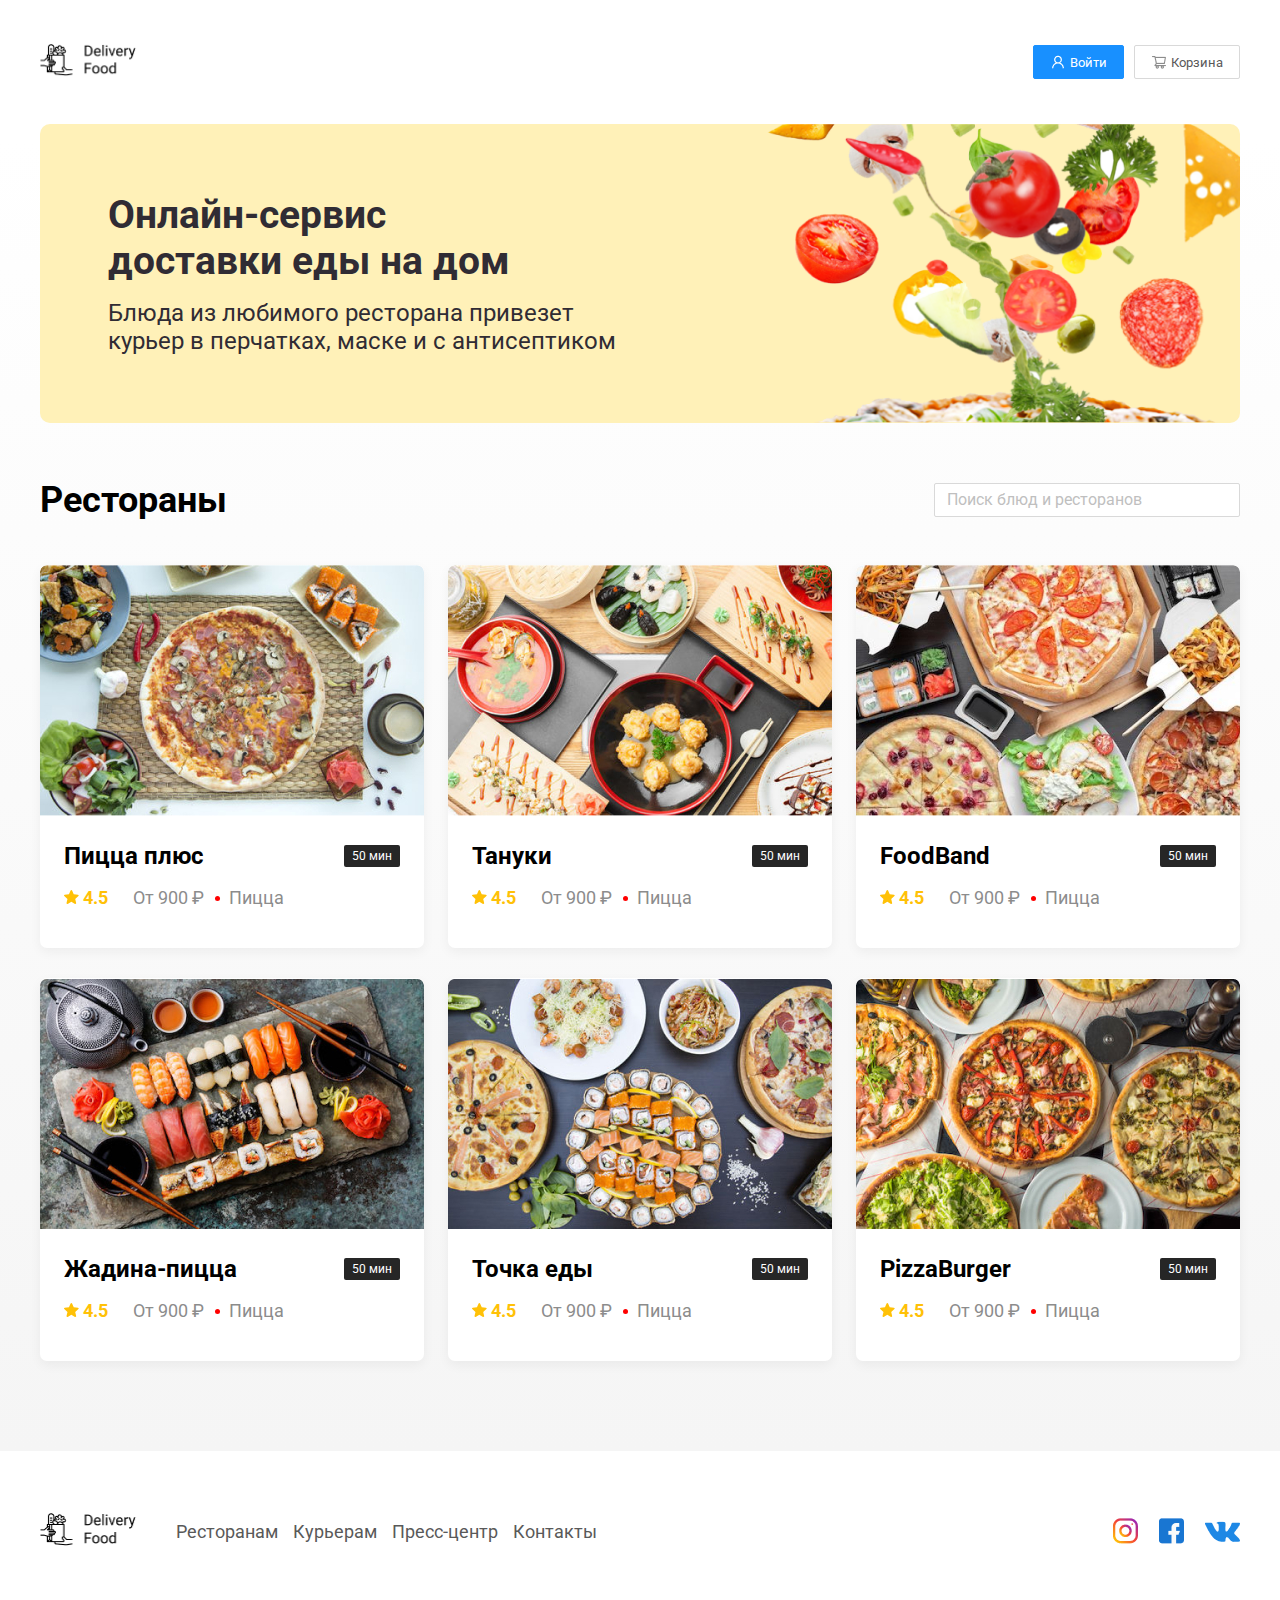
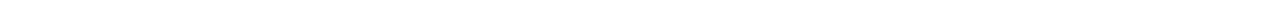
<file: index.html>
<!DOCTYPE html>
<html lang="ru">
  <head>
    <meta charset="UTF-8" />
    <meta name="viewport" content="width=device-width, initial-scale=1.0" />
    <link rel="preconnect" href="https://fonts.googleapis.com" />
    <link rel="preconnect" href="https://fonts.gstatic.com" crossorigin />
    <link
      href="https://fonts.googleapis.com/css2?family=Roboto:wght@400;700&display=swap"
      rel="stylesheet"
    />
    <link rel="stylesheet" href="style.css" />
    <title>Delivery Food</title>
  </head>
  <body>
    <div class="page-wrapper">
      <header class="header">
        <div class="container">
          <div class="header-box">
            <a href="./index.html" class="header-logo logo">
              <img src="./images/logo.png" alt="logo" />
            </a>
            <div class="header-controls">
              <button class="btn btn-primary">
                <img src="./images/icons/user.png" alt="user" />
                Войти
              </button>
              <button class="btn btn-outline">
                <img src="./images/icons/shopping-cart.png" alt="user" />
                Корзина
              </button>
            </div>
          </div>
        </div>
      </header>

      <main class="main">
        <section class="banner">
          <div class="container">
            <div class="banner-item">
              <h2 class="banner-item--title">
                Онлайн-сервис <br />доставки еды на дом
              </h2>
              <p class="banner-item--subtitle">
                Блюда из любимого ресторана привезет курьер в перчатках, маске и
                с антисептиком
              </p>
            </div>
          </div>
        </section>

        <section class="products">
          <div class="container">
            <div class="products-header">
              <h3 class="products-header--title">Рестораны</h3>

              <input
                type="text"
                class="products-header--search"
                placeholder="Поиск блюд и ресторанов"
              />
            </div>

            <div class="products-wrapper">
              <a href="./goods.html" class="products-card">
                <div class="products-card__image">
                  <img src="./images/rests/rest-1.jpg" alt="rest-1" />
                </div>
                <div class="products-card__description">
                  <div class="products-card__description-row">
                    <h4 class="products-card__description--title">
                      Пицца плюс
                    </h4>
                    <div class="products-card__description--badge">50 мин</div>
                  </div>
                  <div class="products-card__description-row">
                    <div class="products-card__description-info">
                      <div class="products-card__description-info--raiting">
                        <img src="./images/icons/star.svg" alt="star" />
                        4.5
                      </div>
                      <div class="products-card__description-info--price">
                        От 900 ₽
                      </div>
                      <div class="products-card__description-info--group">
                        Пицца
                      </div>
                    </div>
                  </div>
                </div>
              </a>
              <a href="./goods.html" class="products-card">
                <div class="products-card__image">
                  <img src="./images/rests/rest-2.jpg" alt="rest-2" />
                </div>
                <div class="products-card__description">
                  <div class="products-card__description-row">
                    <h4 class="products-card__description--title">Тануки</h4>
                    <div class="products-card__description--badge">50 мин</div>
                  </div>
                  <div class="products-card__description-row">
                    <div class="products-card__description-info">
                      <div class="products-card__description-info--raiting">
                        <img src="./images/icons/star.svg" alt="star" />
                        4.5
                      </div>
                      <div class="products-card__description-info--price">
                        От 900 ₽
                      </div>
                      <div class="products-card__description-info--group">
                        Пицца
                      </div>
                    </div>
                  </div>
                </div>
              </a>
              <a href="./goods.html" class="products-card">
                <div class="products-card__image">
                  <img src="./images/rests/rest-3.jpg" alt="rest-3" />
                </div>
                <div class="products-card__description">
                  <div class="products-card__description-row">
                    <h4 class="products-card__description--title">FoodBand</h4>
                    <div class="products-card__description--badge">50 мин</div>
                  </div>
                  <div class="products-card__description-row">
                    <div class="products-card__description-info">
                      <div class="products-card__description-info--raiting">
                        <img src="./images/icons/star.svg" alt="star" />
                        4.5
                      </div>
                      <div class="products-card__description-info--price">
                        От 900 ₽
                      </div>
                      <div class="products-card__description-info--group">
                        Пицца
                      </div>
                    </div>
                  </div>
                </div>
              </a>
              <a href="./goods.html" class="products-card">
                <div class="products-card__image">
                  <img src="./images/rests/rest-4.jpg" alt="rest-4" />
                </div>
                <div class="products-card__description">
                  <div class="products-card__description-row">
                    <h4 class="products-card__description--title">
                      Жадина-пицца
                    </h4>
                    <div class="products-card__description--badge">50 мин</div>
                  </div>
                  <div class="products-card__description-row">
                    <div class="products-card__description-info">
                      <div class="products-card__description-info--raiting">
                        <img src="./images/icons/star.svg" alt="star" />
                        4.5
                      </div>
                      <div class="products-card__description-info--price">
                        От 900 ₽
                      </div>
                      <div class="products-card__description-info--group">
                        Пицца
                      </div>
                    </div>
                  </div>
                </div>
              </a>
              <a href="./goods.html" class="products-card">
                <div class="products-card__image">
                  <img src="./images/rests/rest-5.jpg" alt="rest-5" />
                </div>
                <div class="products-card__description">
                  <div class="products-card__description-row">
                    <h4 class="products-card__description--title">Точка еды</h4>
                    <div class="products-card__description--badge">50 мин</div>
                  </div>
                  <div class="products-card__description-row">
                    <div class="products-card__description-info">
                      <div class="products-card__description-info--raiting">
                        <img src="./images/icons/star.svg" alt="star" />
                        4.5
                      </div>
                      <div class="products-card__description-info--price">
                        От 900 ₽
                      </div>
                      <div class="products-card__description-info--group">
                        Пицца
                      </div>
                    </div>
                  </div>
                </div>
              </a>
              <a href="./goods.html" class="products-card">
                <div class="products-card__image">
                  <img src="./images/rests/rest-6.jpg" alt="rest-6" />
                </div>
                <div class="products-card__description">
                  <div class="products-card__description-row">
                    <h4 class="products-card__description--title">
                      PizzaBurger
                    </h4>
                    <div class="products-card__description--badge">50 мин</div>
                  </div>
                  <div class="products-card__description-row">
                    <div class="products-card__description-info">
                      <div class="products-card__description-info--raiting">
                        <img src="./images/icons/star.svg" alt="star" />
                        4.5
                      </div>
                      <div class="products-card__description-info--price">
                        От 900 ₽
                      </div>
                      <div class="products-card__description-info--group">
                        Пицца
                      </div>
                    </div>
                  </div>
                </div>
              </a>
            </div>
          </div>
        </section>
      </main>

      <div class="cart-modal__overlay">
        <div class="cart-modal">
          <div class="cart-modal__header">
            <h2 class="cart-modal__header--title">Корзина</h2>
            <span class="cart-modal__header--close">
              <img src="./images/icons/close.svg" alt="close" />
            </span>
          </div>
          <div class="cart-modal__body">
            <div class="cart-item">
              <p class="cart-item__title">Ролл угорь стандарт</p>
              <div class="cart-item__controls">
                <div class="cart-item__controls--price">250 ₽</div>
                <button class="btn btn-outline">-</button>
                <div class="cart-item__controls--count">1</div>
                <button class="btn btn-outline">+</button>
              </div>
            </div>
            <div class="cart-item">
                <p class="cart-item__title">Ролл угорь стандарт</p>
                <div class="cart-item__controls">
                  <div class="cart-item__controls--price">250 ₽</div>
                  <button class="btn btn-outline">-</button>
                  <div class="cart-item__controls--count">1</div>
                  <button class="btn btn-outline">+</button>
                </div>
              </div>
              <div class="cart-item">
                <p class="cart-item__title">Ролл угорь стандарт</p>
                <div class="cart-item__controls">
                  <div class="cart-item__controls--price">250 ₽</div>
                  <button class="btn btn-outline">-</button>
                  <div class="cart-item__controls--count">1</div>
                  <button class="btn btn-outline">+</button>
                </div>
              </div>
          </div>

          <div class="cart-modal__footer">
            <div class="cart-modal__footer--price">1250 ₽</div>
            <div class="cart-modal__footer--controls">
              <button class="btn btn-primary">Оформить заказ</button>
              <button class="btn btn-outline">Отмена</button>
            </div>
          </div>
        </div>
      </div>

      <footer class="footer">
        <div class="container">
          <div class="footer-box">
            <a href="./index.html" class="footer-logo logo">
              <img src="./images/logo.png" alt="logo" />
            </a>
            <div class="footer-nav">
              <ul>
                <li>Ресторанам</li>
                <li>Курьерам</li>
                <li>Пресс-центр</li>
                <li>Контакты</li>
              </ul>
            </div>
            <div class="footer-social">
              <img src="./images/social/INST.png" alt="INST" />
              <img src="./images/social/FB.png" alt="FB" />
              <img src="./images/social/VK.png" alt="VK" />
            </div>
          </div>
        </div>
      </footer>
    </div>
  </body>
</html>
</file>
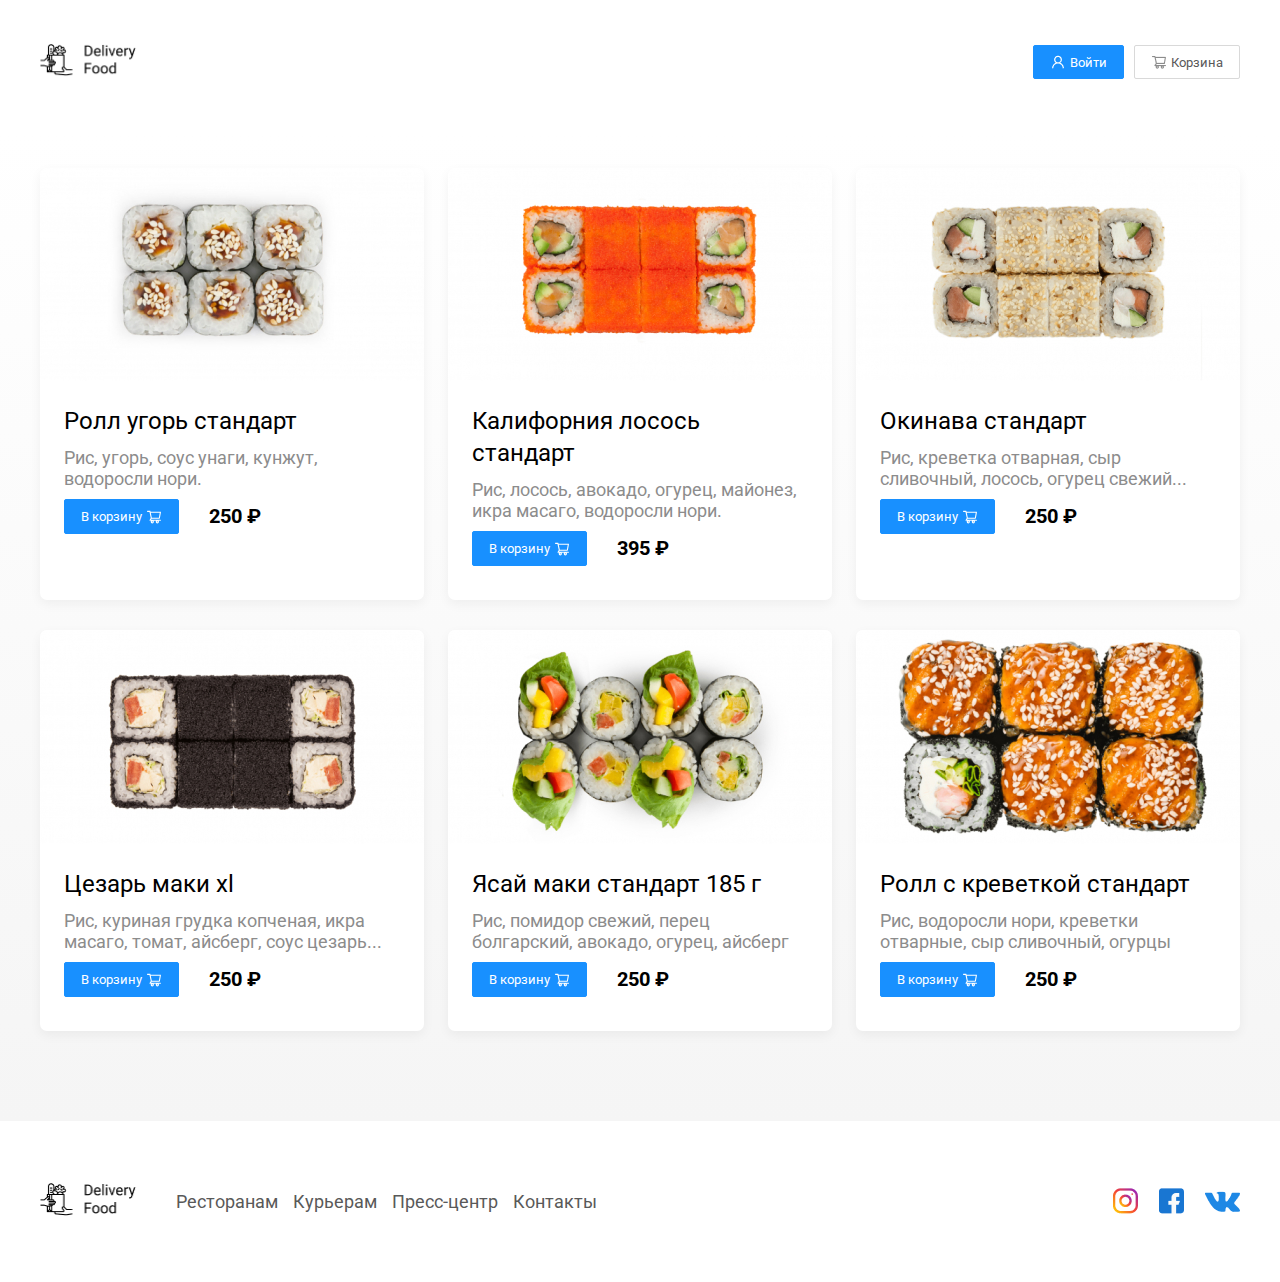
<file: goods.html>
<!DOCTYPE html>
<html lang="ru">
  <head>
    <meta charset="UTF-8" />
    <meta name="viewport" content="width=device-width, initial-scale=1.0" />
    <link rel="preconnect" href="https://fonts.googleapis.com" />
    <link rel="preconnect" href="https://fonts.gstatic.com" crossorigin />
    <link
      href="https://fonts.googleapis.com/css2?family=Roboto:wght@400;700&display=swap"
      rel="stylesheet"
    />
    <link rel="stylesheet" href="style.css" />
    <title>Delivery Food</title>
  </head>
  <body>
    <div class="page-wrapper">
      <header class="header">
        <div class="container">
          <div class="header-box">
            <a href="./index.html" class="header-logo logo">
              <img src="./images/logo.png" alt="logo" />
            </a>
            <div class="header-controls">
              <button class="btn btn-primary">
                <img src="./images/icons/user.png" alt="user" />
                Войти
              </button>
              <button class="btn btn-outline">
                <img src="./images/icons/shopping-cart.png" alt="user" />
                Корзина
              </button>
            </div>
          </div>
        </div>
      </header>

      <main class="main">
        <section class="products">
          <div class="container">
            <div class="products-wrapper">
              <div class="products-card">
                <div class="products-card__image">
                  <img src="./images/goods/goods-1.jpg" alt="goods-1" />
                </div>
                <div class="products-card__description">
                  <div class="products-card__description-row">
                    <h5 class="products-card__description--name">
                      Ролл угорь стандарт
                    </h5>
                  </div>
                  <div class="products-card__description-row">
                    <div class="products-card__description--text">
                      Рис, угорь, соус унаги, кунжут, водоросли нори.
                    </div>
                  </div>
                  <div class="products-card__description-row">
                    <div class="products-card__description-controls">
                      <button class="btn btn-primary">
                        В корзину
                        <img
                          src="./images/icons/shopping-cart-white.svg"
                          alt="shopping-cart"
                        />
                      </button>
                      <span class="products-card__description-controls--price"
                        >250 ₽</span
                      >
                    </div>
                  </div>
                </div>
              </div>
              <div class="products-card">
                <div class="products-card__image">
                  <img src="./images/goods/goods-2.jpg" alt="goods-2" />
                </div>
                <div class="products-card__description">
                  <div class="products-card__description-row">
                    <h5 class="products-card__description--name">
                      Калифорния лосось стандарт
                    </h5>
                  </div>
                  <div class="products-card__description-row">
                    <div class="products-card__description--text">
                      Рис, лосось, авокадо, огурец, майонез, икра масаго, водоросли нори.
                    </div>
                  </div>
                  <div class="products-card__description-row">
                    <div class="products-card__description-controls">
                      <button class="btn btn-primary">
                        В корзину
                        <img
                          src="./images/icons/shopping-cart-white.svg"
                          alt="shopping-cart"
                        />
                      </button>
                      <span class="products-card__description-controls--price"
                        >395 ₽</span
                      >
                    </div>
                  </div>
                </div>
              </div>
              <div class="products-card">
                <div class="products-card__image">
                  <img src="./images/goods/goods-3.jpg" alt="goods-3" />
                </div>
                <div class="products-card__description">
                  <div class="products-card__description-row">
                    <h5 class="products-card__description--name">
                      Окинава стандарт
                    </h5>
                  </div>
                  <div class="products-card__description-row">
                    <div class="products-card__description--text">
                      Рис, креветка отварная, сыр сливочный, лосось, огурец свежий...
                    </div>
                  </div>
                  <div class="products-card__description-row">
                    <div class="products-card__description-controls">
                      <button class="btn btn-primary">
                        В корзину
                        <img
                          src="./images/icons/shopping-cart-white.svg"
                          alt="shopping-cart"
                        />
                      </button>
                      <span class="products-card__description-controls--price"
                        >250 ₽</span
                      >
                    </div>
                  </div>
                </div>
              </div>
              <div class="products-card">
                <div class="products-card__image">
                  <img src="./images/goods/goods-4.jpg" alt="goods-4" />
                </div>
                <div class="products-card__description">
                  <div class="products-card__description-row">
                    <h5 class="products-card__description--name">
                      Цезарь маки хl
                    </h5>
                  </div>
                  <div class="products-card__description-row">
                    <div class="products-card__description--text">
                      Рис, куриная грудка копченая, икра масаго, томат, айсберг, соус цезарь...
                    </div>
                  </div>
                  <div class="products-card__description-row">
                    <div class="products-card__description-controls">
                      <button class="btn btn-primary">
                        В корзину
                        <img
                          src="./images/icons/shopping-cart-white.svg"
                          alt="shopping-cart"
                        />
                      </button>
                      <span class="products-card__description-controls--price"
                        >250 ₽</span
                      >
                    </div>
                  </div>
                </div>
              </div>
              <div class="products-card">
                <div class="products-card__image">
                  <img src="./images/goods/goods-5.jpg" alt="goods-5" />
                </div>
                <div class="products-card__description">
                  <div class="products-card__description-row">
                    <h5 class="products-card__description--name">
                      Ясай маки стандарт 185 г
                    </h5>
                  </div>
                  <div class="products-card__description-row">
                    <div class="products-card__description--text">
                      Рис, помидор свежий, перец болгарский, авокадо, огурец, айсберг
                    </div>
                  </div>
                  <div class="products-card__description-row">
                    <div class="products-card__description-controls">
                      <button class="btn btn-primary">
                        В корзину
                        <img
                          src="./images/icons/shopping-cart-white.svg"
                          alt="shopping-cart"
                        />
                      </button>
                      <span class="products-card__description-controls--price"
                        >250 ₽</span
                      >
                    </div>
                  </div>
                </div>
              </div>
              <div class="products-card">
                <div class="products-card__image">
                  <img src="./images/goods/goods-6.jpg" alt="goods-6" />
                </div>
                <div class="products-card__description">
                  <div class="products-card__description-row">
                    <h5 class="products-card__description--name">
                      Ролл с креветкой стандарт
                    </h5>
                  </div>
                  <div class="products-card__description-row">
                    <div class="products-card__description--text">
                      Рис, водоросли нори, креветки отварные, сыр сливочный, огурцы
                    </div>
                  </div>
                  <div class="products-card__description-row">
                    <div class="products-card__description-controls">
                      <button class="btn btn-primary">
                        В корзину
                        <img
                          src="./images/icons/shopping-cart-white.svg"
                          alt="shopping-cart"
                        />
                      </button>
                      <span class="products-card__description-controls--price"
                        >250 ₽</span
                      >
                    </div>
                  </div>
                </div>
              </div>
            </div>
          </div>
        </section>
      </main>

      <div class="cart-modal__overlay">
        <div class="cart-modal">
          <div class="cart-modal__header">
            <h2 class="cart-modal__header--title">Корзина</h2>
            <span class="cart-modal__header--close">
              <img src="./images/icons/close.svg" alt="close" />
            </span>
          </div>
          <div class="cart-modal__body">
            <div class="cart-item">
              <p class="cart-item__title">Ролл угорь стандарт</p>
              <div class="cart-item__controls">
                <div class="cart-item__controls--price">250 ₽</div>
                <button class="btn btn-outline">-</button>
                <div class="cart-item__controls--count">1</div>
                <button class="btn btn-outline">+</button>
              </div>
            </div>
            <div class="cart-item">
                <p class="cart-item__title">Ролл угорь стандарт</p>
                <div class="cart-item__controls">
                  <div class="cart-item__controls--price">250 ₽</div>
                  <button class="btn btn-outline">-</button>
                  <div class="cart-item__controls--count">1</div>
                  <button class="btn btn-outline">+</button>
                </div>
              </div>
              <div class="cart-item">
                <p class="cart-item__title">Ролл угорь стандарт</p>
                <div class="cart-item__controls">
                  <div class="cart-item__controls--price">250 ₽</div>
                  <button class="btn btn-outline">-</button>
                  <div class="cart-item__controls--count">1</div>
                  <button class="btn btn-outline">+</button>
                </div>
              </div>
          </div>

          <div class="cart-modal__footer">
            <div class="cart-modal__footer--price">1250 ₽</div>
            <div class="cart-modal__footer--controls">
              <button class="btn btn-primary">Оформить заказ</button>
              <button class="btn btn-outline">Отмена</button>
            </div>
          </div>
        </div>
      </div>

      <footer class="footer">
        <div class="container">
          <div class="footer-box">
            <a href="./index.html" class="footer-logo logo">
              <img src="./images/logo.png" alt="logo" />
            </a>
            <div class="footer-nav">
              <ul>
                <li>Ресторанам</li>
                <li>Курьерам</li>
                <li>Пресс-центр</li>
                <li>Контакты</li>
              </ul>
            </div>
            <div class="footer-social">
              <img src="./images/social/INST.png" alt="INST" />
              <img src="./images/social/FB.png" alt="FB" />
              <img src="./images/social/VK.png" alt="VK" />
            </div>
          </div>
        </div>
      </footer>
    </div>
  </body>
</html>
</file>
<file: style.css>
* {
  box-sizing: border-box;
  font-family: Roboto;
  font-style: normal;
  line-height: normal;
}

body {
  margin: 0;
  padding: 0;
}

main {
  flex-grow: 1;
  background: linear-gradient(
    180deg,
    rgba(245, 245, 245, 0) 1.04%,
    #f5f5f5 100%
  );
}

.page-wrapper {
  display: flex;
  flex-direction: column;
  min-height: 100vh;
}

.container {
  width: 100%;
  height: 100%;
  max-width: 1230px;
  margin: 0 auto;
  padding-left: 15px;
  padding-right: 15px;
}

.btn {
  display: flex;
  padding: 8px 16px;
  align-items: center;
  gap: 4px;
  outline: none;
  cursor: pointer;
}

.btn-primary {
  border-radius: 2px;
  background: #1890ff;
  border: 1px solid #1890ff;
  color: #fff;
}

.btn-outline {
  border-radius: 2px;
  border: 1px solid #d9d9d9;
  background: #fff;
  box-shadow: 0px 0px 2px 0px rgba(0, 0, 0, 0);
  color: #595959;
}

.logo {
  max-width: 100px;
}

.logo img {
  width: 100%;
}

.header {
  min-height: 124px;
  display: flex;
  align-items: center;
}

.header-box {
  height: 100%;
  display: flex;
  align-items: center;
  justify-content: space-between;
}

.header-controls {
  display: flex;
  align-items: center;
  justify-content: flex-end;
  gap: 10px;
}

.footer {
  min-height: 156px;
  display: flex;
  align-items: center;
  padding: 60px 0;
}

.footer-box {
  height: 100%;
  display: flex;
  align-items: center;
  justify-content: space-between;
  gap: 36px;
  flex-wrap: wrap;
}

.footer-nav {
  flex-grow: 1;
}

.footer-nav ul {
  display: flex;
  align-items: center;
  list-style: none;
  padding: 0;
  margin: 0;
  gap: 15px;
  flex-wrap: wrap;
}

.footer-nav ul li {
  color: #595959;
  font-size: 18px;
  font-weight: 400;
}

.footer-social {
  display: flex;
  align-items: center;
  justify-content: flex-end;
  gap: 20px;
}

.banner {
  margin-bottom: 56px;
}

.banner-item {
  background-image: url(./images/banners/banner-img.png);
  background-repeat: no-repeat;
  background-size: contain;
  padding: 68px;
  border-radius: 10px;
  background-position: center right;
  background-color: #fff1b8;
}

.banner-item--title {
  color: #302c34;
  font-size: 39px;
  font-weight: 700;
  max-width: 50%;
  margin-top: 0;
  margin-bottom: 15px;
}

.banner-item--subtitle {
  color: #302c34;
  font-size: 24px;
  font-weight: 400;
  max-width: 50%;
  margin: 0;
}

.products-header {
  display: flex;
  align-items: center;
  justify-content: space-between;
  flex-wrap: wrap;
  gap: 24px;
}

.products-header--title {
  color: #000;
  font-size: 36px;
  font-weight: 700;
  margin: 0;
}
.products-header--search {
  border-radius: 2px;
  border: 1px solid #d9d9d9;
  background: #fff;
  min-width: 306px;
  height: 34px;
  flex-shrink: 0;
  padding: 5px 12px;
}

.products-header--search:focus {
  outline: none;
  border: 1px solid #d9d9d9;
}

.products-header--search::placeholder {
  color: #bfbfbf;
  font-size: 16px;
  font-weight: 400;
  line-height: 24px;
}

.products-wrapper {
  margin-top: 44px;
  margin-bottom: 90px;
  display: flex;
  flex-wrap: wrap;
  column-gap: 24px;
  row-gap: 30px;
}

.products-card {
  width: calc((100% - 48px) / 3);
  border-radius: 7px;
  background: #fff;
  box-shadow: 0px 4px 12px 0px rgba(0, 0, 0, 0.05);
  overflow: hidden;
  text-decoration: none;
}

.products-card__image {
  width: 100%;
}

.products-card__image img {
  width: 100%;
}

.products-card__description {
  padding: 20px 24px 34px;
}

.products-card__description-row {
  display: flex;
  align-items: center;
  justify-content: space-between;
}

.products-card__description-row:not(:last-child) {
  margin-bottom: 10px;
}

.products-card__description--title {
  color: #000;
  font-size: 24px;
  font-weight: 700;
  line-height: 32px;
  margin: 0;
}

.products-card__description--badge {
  color: #fff;
  font-size: 12px;
  font-weight: 400;
  line-height: 20px;
  border-radius: 2px;
  background: #262626;
  padding: 1px 8px;
}

.products-card__description-info {
  display: flex;
  align-items: center;
  justify-content: flex-start;
  flex-wrap: wrap;
  row-gap: 25px;
  column-gap: 25px;
}

.products-card__description-info--raiting {
  color: #ffc107;
  font-size: 18px;
  font-weight: 700;
  line-height: 32px;
}

.products-card__description-info--price {
  color: #8c8c8c;
  font-size: 18px;
  font-weight: 400;
  line-height: 32px;
}

.products-card__description-info--group {
  color: #8c8c8c;
  font-size: 18px;
  font-weight: 400;
  line-height: 32px;
  position: relative;
}

.products-card__description-info--group::before {
  content: "";
  display: block;
  width: 5px;
  height: 5px;
  border-radius: 50%;
  background: red;
  position: absolute;
  left: -14px;
  top: 14px;
}

.products-card__description--name {
  margin: 0;
  color: #000;
  font-size: 24px;
  font-weight: 400;
  line-height: 32px;
}

.products-card__description--text {
  margin: 0;
  color: #8c8c8c;
  font-size: 18px;
  font-weight: 400;
}

.products-card__description-controls {
  display: flex;
  align-items: center;
  justify-content: flex-start;
  flex-wrap: wrap;
  row-gap: 10px;
  column-gap: 30px;
}

.products-card__description-controls--price {
  color: #000;
  font-size: 20px;
  font-weight: 700;
  line-height: 32px;
}

.cart-modal__overlay {
  display: none;
  position: fixed;
  top: 0;
  right: 0;
  bottom: 0;
  left: 0;
  background: rgba(0, 0, 0, 0.4);
  align-items: center;
  justify-content: center;
}

.cart-modal__overlay.open{
display: flex;
}

.cart-modal {
  max-width: 780px;
  width: 100%;
  padding: 40px 45px;
  border-radius: 5px;
  background: #fff;
}

.cart-modal__header {
  display: flex;
  align-items: center;
  justify-content: space-between;
  margin-bottom: 48px;
}

.cart-modal__header--title {
  color: #000;
  font-size: 36px;
  font-weight: 700;
  margin: 0;
}

.cart-modal__header--close {
  cursor: pointer;
}

.cart-modal__footer {
  display: flex;
  align-items: center;
  justify-content: space-between;
  flex-wrap: wrap;
  gap: 15px;
  margin-top: 50px;
}

.cart-modal__footer--price {
  border-radius: 5px;
  background: #262626;
  color: #fafafa;
  font-size: 20px;
  font-weight: 700;
  padding: 15px 20px;
}

.cart-modal__footer--controls {
  display: flex;
  align-items: center;
  gap: 10px;
}

.cart-item {
  display: flex;
  align-items: center;
  justify-content: space-between;
  flex-wrap: wrap;
  gap: 10px;
}

.cart-item:not(:last-child){
padding-bottom: 10px;
margin-bottom: 10px;
border-bottom: 1px solid #D9D9D9;
}

.cart-item__title {
  color: #000;
  font-size: 18px;
  font-weight: 400;
  line-height: 32px;
  margin: 0;
}

.cart-item__controls {
  display: flex;
  align-items: center;
}

.cart-item__controls--price {
  margin-right: 47px;
  color: #000;
  font-size: 20px;
  font-weight: 700;
  line-height: 32px;
}

.cart-item__controls button {
  border: 1px solid  #40A9FF;
  color: #40A9FF;
}

.cart-item__controls--count {
  margin-left: 15px;
  margin-right: 15px;
}

@media (max-width: 991px) {
  .banner-item {
    background-image: none;
  }

  .banner-item--title {
    max-width: 100%;
  }

  .banner-item--subtitle {
    max-width: 100%;
  }

  .products-card {
    width: calc((100% - 24px) / 2);
  }
}

@media (max-width: 768px) {
  .products-card {
    width: 100%;
  }
}
</file>
